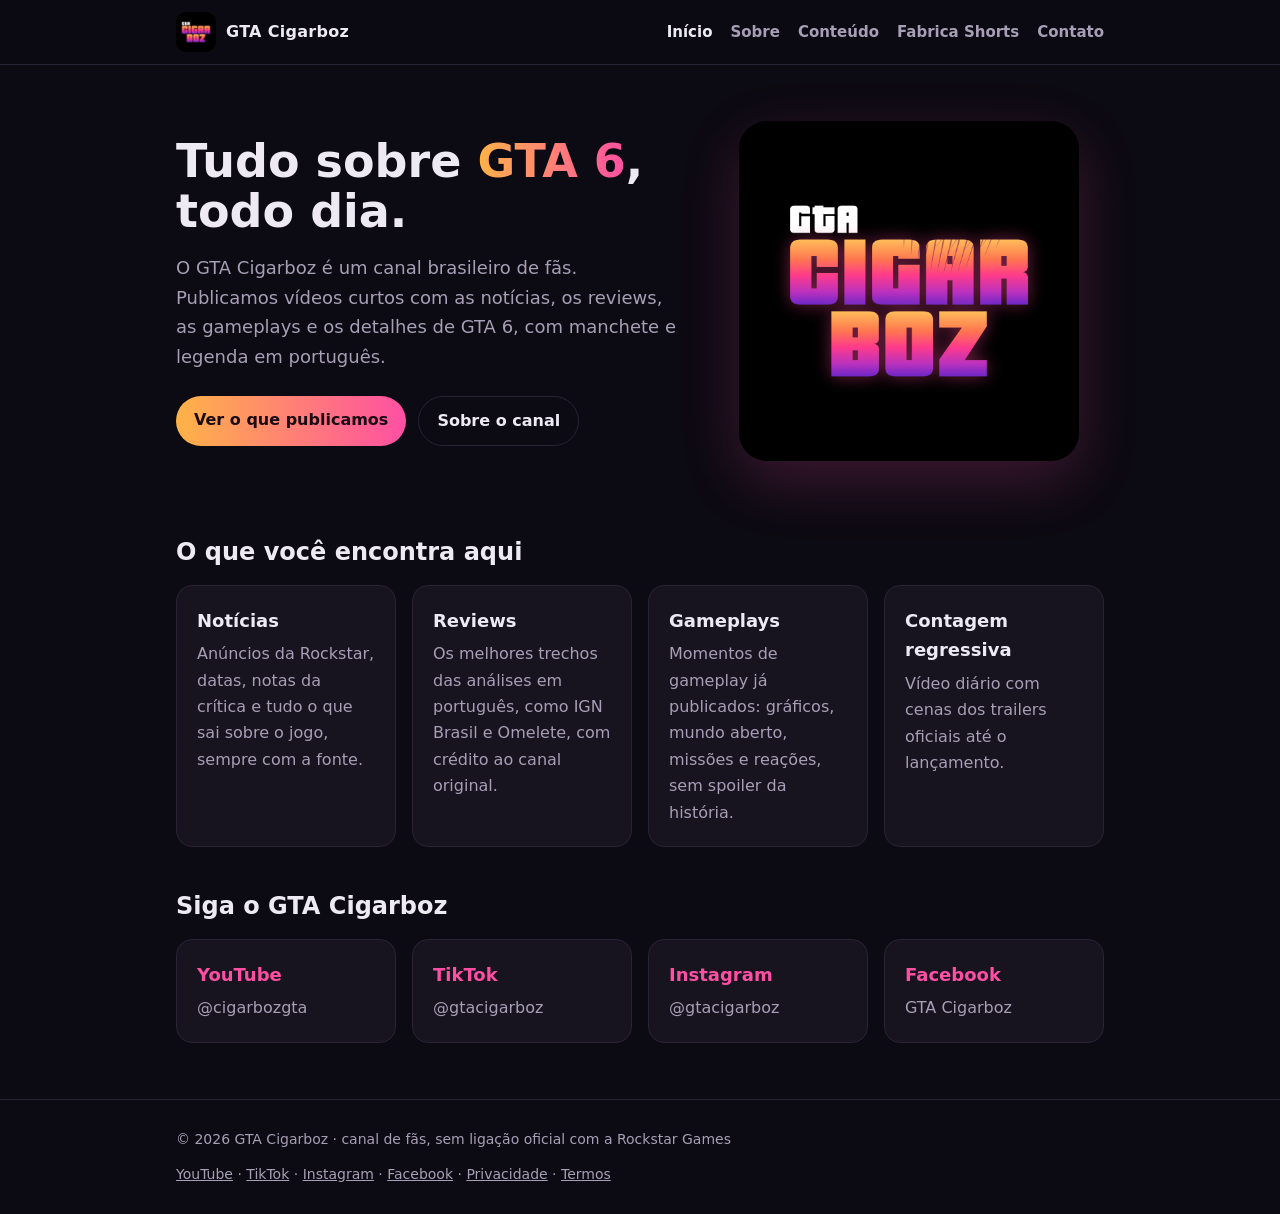
<file: index.html>
<!doctype html>
<html lang="pt-BR"><head><meta charset="utf-8">
<meta name="viewport" content="width=device-width,initial-scale=1">
<title>Notícias, cortes e análises de GTA 6 | GTA Cigarboz</title>
<meta name="description" content="GTA Cigarboz: canal brasileiro de fãs com notícias, cortes, reviews e gameplays de GTA 6 todos os dias.">
<link rel="icon" href="favicon.ico" sizes="any">
<link rel="icon" type="image/png" sizes="32x32" href="img/icon-32.png">
<link rel="apple-touch-icon" href="img/icon-180.png">
<meta property="og:title" content="Notícias, cortes e análises de GTA 6 | GTA Cigarboz"><meta property="og:description" content="GTA Cigarboz: canal brasileiro de fãs com notícias, cortes, reviews e gameplays de GTA 6 todos os dias.">
<meta property="og:image" content="https://gtacigarboz-coder.github.io/img/icon-512.png">
<link rel="stylesheet" href="style.css"></head>
<body>
<header><div class="w"><a class="marca" href="index.html"><img src="img/icon-180.png" alt="GTA Cigarboz">GTA Cigarboz</a><nav><a href="index.html" class=on>Início</a><a href="sobre.html">Sobre</a><a href="conteudo.html">Conteúdo</a><a href="fabrica-shorts.html">Fabrica Shorts</a><a href="contato.html">Contato</a></nav></div></header>
<main class="w">

<section class="hero"><div>
<h1>Tudo sobre <em>GTA 6</em>, todo dia.</h1>
<p class="lead">O GTA Cigarboz é um canal brasileiro de fãs. Publicamos vídeos curtos com as notícias, os reviews,
as gameplays e os detalhes de GTA 6, com manchete e legenda em português.</p>
<div class="bts"><a class="bt p" href="conteudo.html">Ver o que publicamos</a><a class="bt" href="sobre.html">Sobre o canal</a></div>
</div><img src="img/logo-1024.png" alt="Logo GTA Cigarboz" width="340" height="340"></section>

<h2>O que você encontra aqui</h2>
<div class="grid">
<div class="card"><h3>Notícias</h3><p>Anúncios da Rockstar, datas, notas da crítica e tudo o que sai sobre o jogo, sempre com a fonte.</p></div>
<div class="card"><h3>Reviews</h3><p>Os melhores trechos das análises em português, como IGN Brasil e Omelete, com crédito ao canal original.</p></div>
<div class="card"><h3>Gameplays</h3><p>Momentos de gameplay já publicados: gráficos, mundo aberto, missões e reações, sem spoiler da história.</p></div>
<div class="card"><h3>Contagem regressiva</h3><p>Vídeo diário com cenas dos trailers oficiais até o lançamento.</p></div>
</div>

<h2>Siga o GTA Cigarboz</h2>
<div class="grid"><a class="card" href="https://www.youtube.com/@cigarbozgta" rel="noopener" style="text-decoration:none"><h3>YouTube</h3><p>@cigarbozgta</p></a><a class="card" href="https://www.tiktok.com/@gtacigarboz" rel="noopener" style="text-decoration:none"><h3>TikTok</h3><p>@gtacigarboz</p></a><a class="card" href="https://www.instagram.com/gtacigarboz/" rel="noopener" style="text-decoration:none"><h3>Instagram</h3><p>@gtacigarboz</p></a><a class="card" href="https://www.facebook.com/1461701650352779" rel="noopener" style="text-decoration:none"><h3>Facebook</h3><p>GTA Cigarboz</p></a></div>

</main>
<footer><div class="w"><span>© 2026 GTA Cigarboz · canal de fãs, sem ligação oficial com a Rockstar Games</span>
<span><a href="https://www.youtube.com/@cigarbozgta" rel="noopener">YouTube</a> · <a href="https://www.tiktok.com/@gtacigarboz" rel="noopener">TikTok</a> · <a href="https://www.instagram.com/gtacigarboz/" rel="noopener">Instagram</a> · <a href="https://www.facebook.com/1461701650352779" rel="noopener">Facebook</a> · <a href="privacidade.html">Privacidade</a> · <a href="termos.html">Termos</a></span></div></footer>
</body></html>
</file>
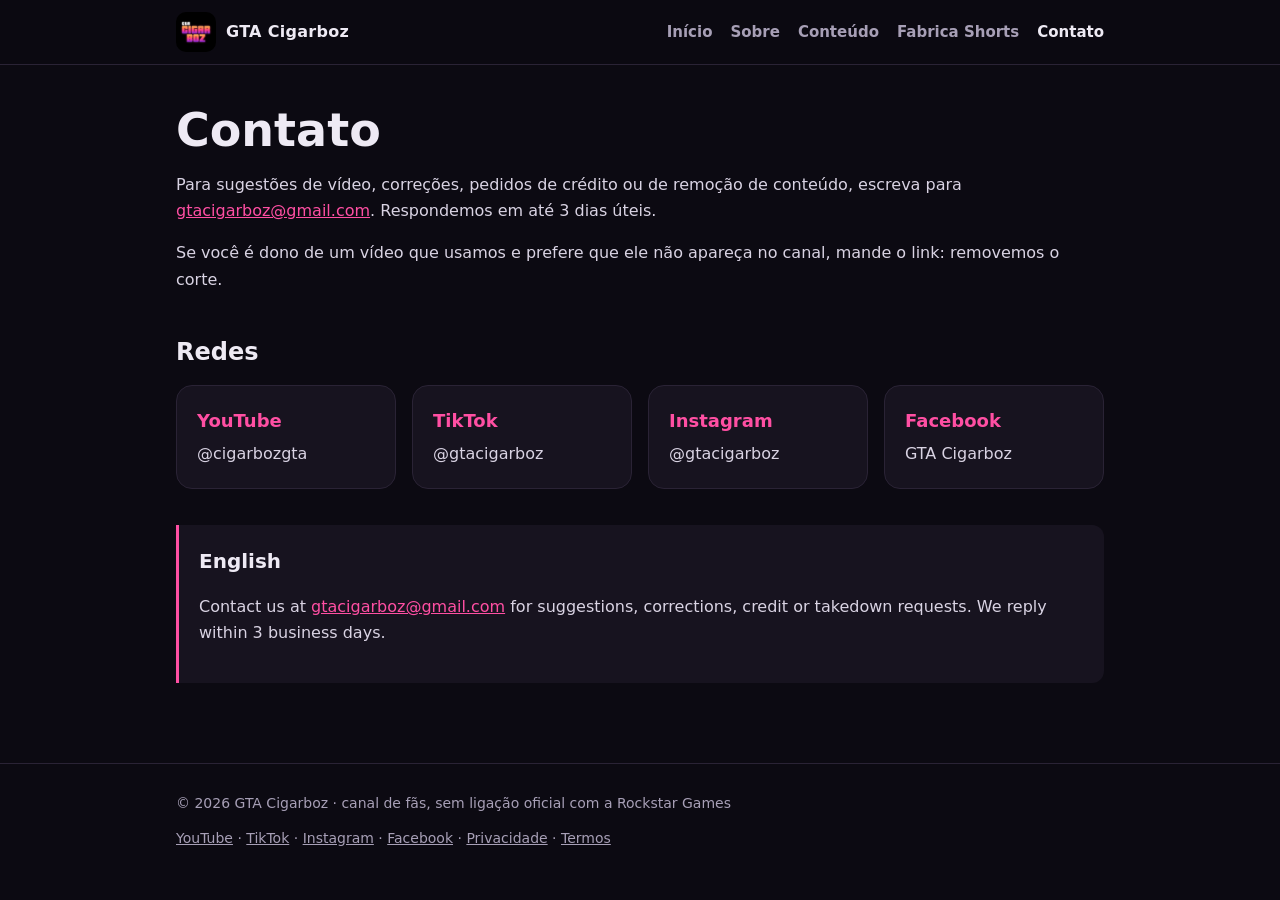
<file: contato.html>
<!doctype html>
<html lang="pt-BR"><head><meta charset="utf-8">
<meta name="viewport" content="width=device-width,initial-scale=1">
<title>Contato | GTA Cigarboz</title>
<meta name="description" content="Fale com o GTA Cigarboz.">
<link rel="icon" href="favicon.ico" sizes="any">
<link rel="icon" type="image/png" sizes="32x32" href="img/icon-32.png">
<link rel="apple-touch-icon" href="img/icon-180.png">
<meta property="og:title" content="Contato | GTA Cigarboz"><meta property="og:description" content="Fale com o GTA Cigarboz.">
<meta property="og:image" content="https://gtacigarboz-coder.github.io/img/icon-512.png">
<link rel="stylesheet" href="style.css"></head>
<body>
<header><div class="w"><a class="marca" href="index.html"><img src="img/icon-180.png" alt="GTA Cigarboz">GTA Cigarboz</a><nav><a href="index.html">Início</a><a href="sobre.html">Sobre</a><a href="conteudo.html">Conteúdo</a><a href="fabrica-shorts.html">Fabrica Shorts</a><a href="contato.html" class=on>Contato</a></nav></div></header>
<main class="w">

<section class="pg"><h1>Contato</h1>
<p>Para sugestões de vídeo, correções, pedidos de crédito ou de remoção de conteúdo, escreva para
<a href="mailto:gtacigarboz@gmail.com">gtacigarboz@gmail.com</a>. Respondemos em até 3 dias úteis.</p>
<p>Se você é dono de um vídeo que usamos e prefere que ele não apareça no canal, mande o link: removemos o corte.</p>
<h2>Redes</h2><div class="grid"><a class="card" href="https://www.youtube.com/@cigarbozgta" rel="noopener" style="text-decoration:none"><h3>YouTube</h3><p>@cigarbozgta</p></a><a class="card" href="https://www.tiktok.com/@gtacigarboz" rel="noopener" style="text-decoration:none"><h3>TikTok</h3><p>@gtacigarboz</p></a><a class="card" href="https://www.instagram.com/gtacigarboz/" rel="noopener" style="text-decoration:none"><h3>Instagram</h3><p>@gtacigarboz</p></a><a class="card" href="https://www.facebook.com/1461701650352779" rel="noopener" style="text-decoration:none"><h3>Facebook</h3><p>GTA Cigarboz</p></a></div>
<div class="en"><h2>English</h2><p>Contact us at <a href="mailto:gtacigarboz@gmail.com">gtacigarboz@gmail.com</a> for suggestions, corrections,
credit or takedown requests. We reply within 3 business days.</p></div>
</section>
</main>
<footer><div class="w"><span>© 2026 GTA Cigarboz · canal de fãs, sem ligação oficial com a Rockstar Games</span>
<span><a href="https://www.youtube.com/@cigarbozgta" rel="noopener">YouTube</a> · <a href="https://www.tiktok.com/@gtacigarboz" rel="noopener">TikTok</a> · <a href="https://www.instagram.com/gtacigarboz/" rel="noopener">Instagram</a> · <a href="https://www.facebook.com/1461701650352779" rel="noopener">Facebook</a> · <a href="privacidade.html">Privacidade</a> · <a href="termos.html">Termos</a></span></div></footer>
</body></html>
</file>
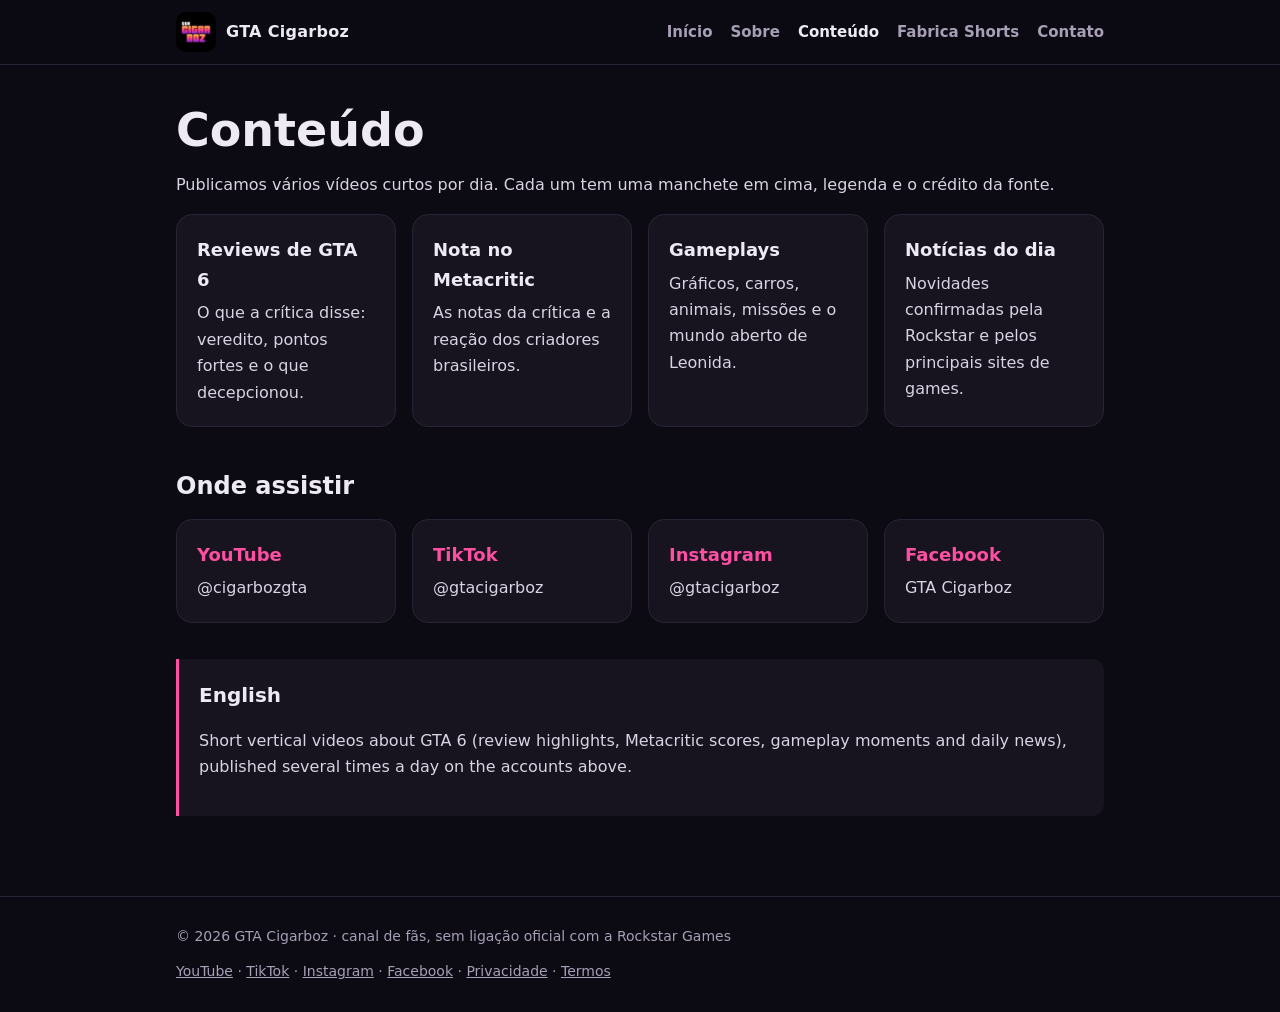
<file: conteudo.html>
<!doctype html>
<html lang="pt-BR"><head><meta charset="utf-8">
<meta name="viewport" content="width=device-width,initial-scale=1">
<title>Conteúdo | GTA Cigarboz</title>
<meta name="description" content="Tipos de vídeo e onde assistir aos vídeos do GTA Cigarboz.">
<link rel="icon" href="favicon.ico" sizes="any">
<link rel="icon" type="image/png" sizes="32x32" href="img/icon-32.png">
<link rel="apple-touch-icon" href="img/icon-180.png">
<meta property="og:title" content="Conteúdo | GTA Cigarboz"><meta property="og:description" content="Tipos de vídeo e onde assistir aos vídeos do GTA Cigarboz.">
<meta property="og:image" content="https://gtacigarboz-coder.github.io/img/icon-512.png">
<link rel="stylesheet" href="style.css"></head>
<body>
<header><div class="w"><a class="marca" href="index.html"><img src="img/icon-180.png" alt="GTA Cigarboz">GTA Cigarboz</a><nav><a href="index.html">Início</a><a href="sobre.html">Sobre</a><a href="conteudo.html" class=on>Conteúdo</a><a href="fabrica-shorts.html">Fabrica Shorts</a><a href="contato.html">Contato</a></nav></div></header>
<main class="w">

<section class="pg"><h1>Conteúdo</h1>
<p>Publicamos vários vídeos curtos por dia. Cada um tem uma manchete em cima, legenda e o crédito da fonte.</p>
<div class="grid">
<div class="card"><h3>Reviews de GTA 6</h3><p>O que a crítica disse: veredito, pontos fortes e o que decepcionou.</p></div>
<div class="card"><h3>Nota no Metacritic</h3><p>As notas da crítica e a reação dos criadores brasileiros.</p></div>
<div class="card"><h3>Gameplays</h3><p>Gráficos, carros, animais, missões e o mundo aberto de Leonida.</p></div>
<div class="card"><h3>Notícias do dia</h3><p>Novidades confirmadas pela Rockstar e pelos principais sites de games.</p></div>
</div>
<h2>Onde assistir</h2>
<div class="grid"><a class="card" href="https://www.youtube.com/@cigarbozgta" rel="noopener" style="text-decoration:none"><h3>YouTube</h3><p>@cigarbozgta</p></a><a class="card" href="https://www.tiktok.com/@gtacigarboz" rel="noopener" style="text-decoration:none"><h3>TikTok</h3><p>@gtacigarboz</p></a><a class="card" href="https://www.instagram.com/gtacigarboz/" rel="noopener" style="text-decoration:none"><h3>Instagram</h3><p>@gtacigarboz</p></a><a class="card" href="https://www.facebook.com/1461701650352779" rel="noopener" style="text-decoration:none"><h3>Facebook</h3><p>GTA Cigarboz</p></a></div>
<div class="en"><h2>English</h2><p>Short vertical videos about GTA 6 (review highlights, Metacritic scores, gameplay moments and daily news),
published several times a day on the accounts above.</p></div>
</section>
</main>
<footer><div class="w"><span>© 2026 GTA Cigarboz · canal de fãs, sem ligação oficial com a Rockstar Games</span>
<span><a href="https://www.youtube.com/@cigarbozgta" rel="noopener">YouTube</a> · <a href="https://www.tiktok.com/@gtacigarboz" rel="noopener">TikTok</a> · <a href="https://www.instagram.com/gtacigarboz/" rel="noopener">Instagram</a> · <a href="https://www.facebook.com/1461701650352779" rel="noopener">Facebook</a> · <a href="privacidade.html">Privacidade</a> · <a href="termos.html">Termos</a></span></div></footer>
</body></html>
</file>
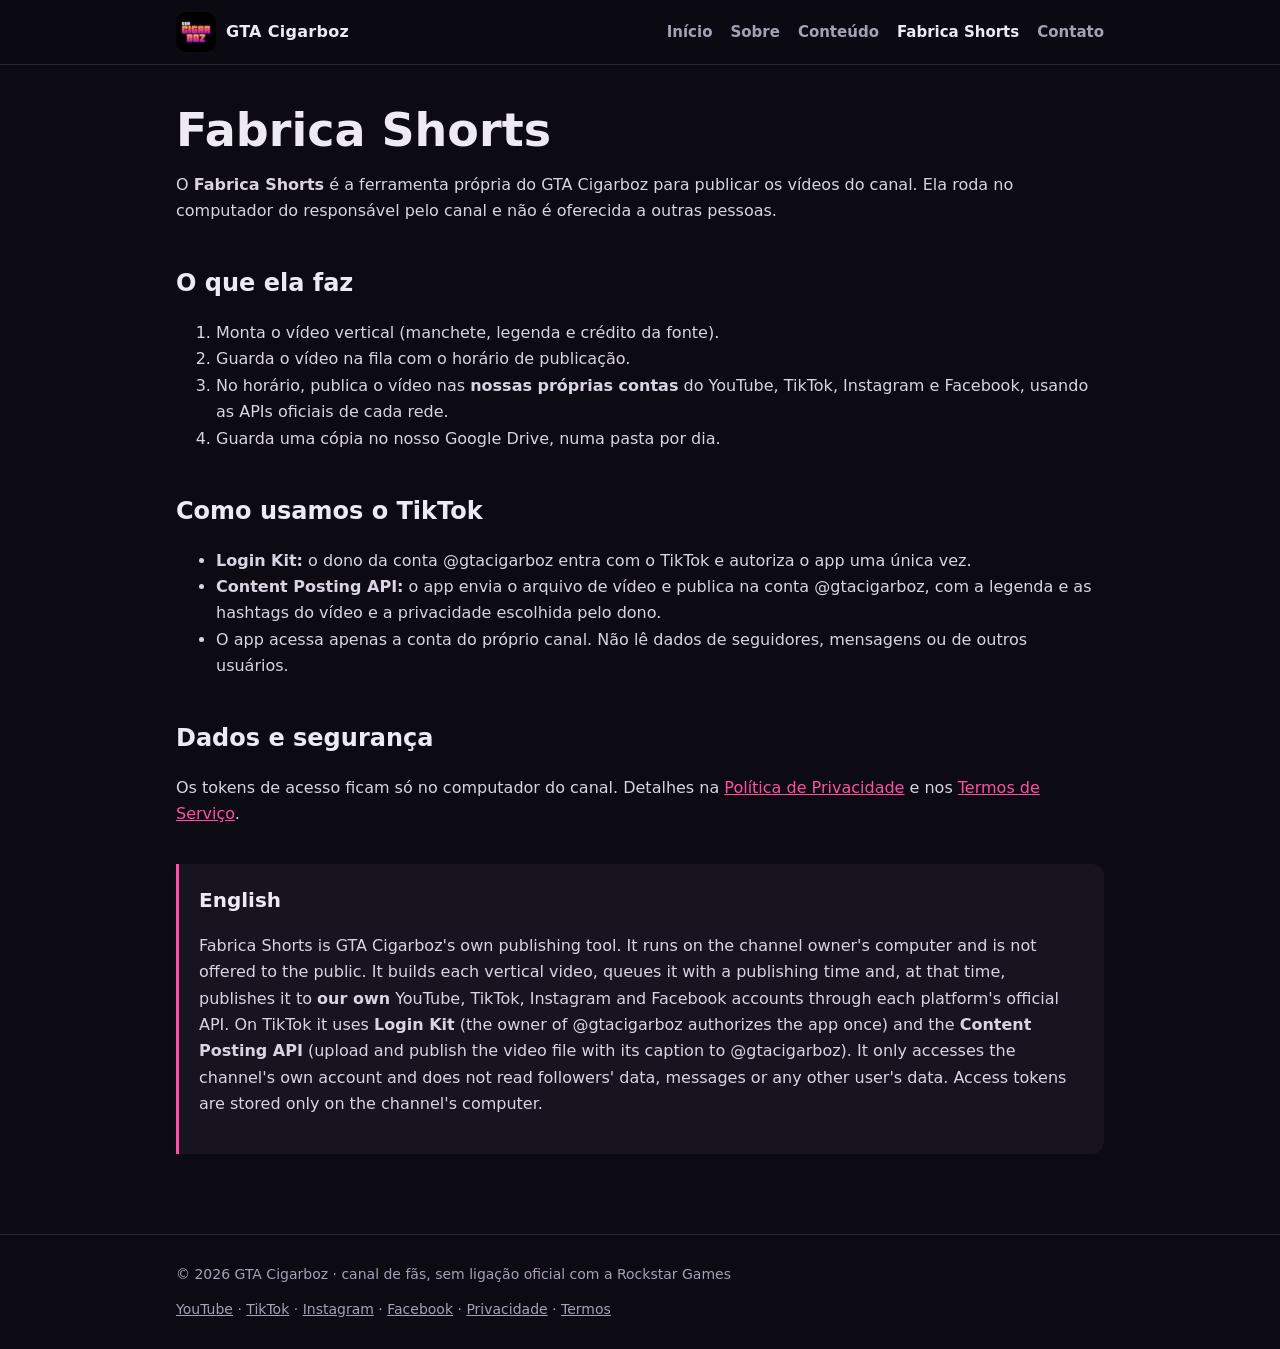
<file: fabrica-shorts.html>
<!doctype html>
<html lang="pt-BR"><head><meta charset="utf-8">
<meta name="viewport" content="width=device-width,initial-scale=1">
<title>Fabrica Shorts | GTA Cigarboz</title>
<meta name="description" content="Fabrica Shorts: a ferramenta do GTA Cigarboz que publica os vídeos do canal nas próprias contas.">
<link rel="icon" href="favicon.ico" sizes="any">
<link rel="icon" type="image/png" sizes="32x32" href="img/icon-32.png">
<link rel="apple-touch-icon" href="img/icon-180.png">
<meta property="og:title" content="Fabrica Shorts | GTA Cigarboz"><meta property="og:description" content="Fabrica Shorts: a ferramenta do GTA Cigarboz que publica os vídeos do canal nas próprias contas.">
<meta property="og:image" content="https://gtacigarboz-coder.github.io/img/icon-512.png">
<link rel="stylesheet" href="style.css"></head>
<body>
<header><div class="w"><a class="marca" href="index.html"><img src="img/icon-180.png" alt="GTA Cigarboz">GTA Cigarboz</a><nav><a href="index.html">Início</a><a href="sobre.html">Sobre</a><a href="conteudo.html">Conteúdo</a><a href="fabrica-shorts.html" class=on>Fabrica Shorts</a><a href="contato.html">Contato</a></nav></div></header>
<main class="w">

<section class="pg"><h1>Fabrica Shorts</h1>
<p>O <b>Fabrica Shorts</b> é a ferramenta própria do GTA Cigarboz para publicar os vídeos do canal. Ela roda no
computador do responsável pelo canal e não é oferecida a outras pessoas.</p>
<h2>O que ela faz</h2>
<ol>
<li>Monta o vídeo vertical (manchete, legenda e crédito da fonte).</li>
<li>Guarda o vídeo na fila com o horário de publicação.</li>
<li>No horário, publica o vídeo nas <b>nossas próprias contas</b> do YouTube, TikTok, Instagram e Facebook, usando as APIs oficiais de cada rede.</li>
<li>Guarda uma cópia no nosso Google Drive, numa pasta por dia.</li>
</ol>
<h2>Como usamos o TikTok</h2>
<ul>
<li><b>Login Kit:</b> o dono da conta @gtacigarboz entra com o TikTok e autoriza o app uma única vez.</li>
<li><b>Content Posting API:</b> o app envia o arquivo de vídeo e publica na conta @gtacigarboz, com a legenda e as hashtags do vídeo e a privacidade escolhida pelo dono.</li>
<li>O app acessa apenas a conta do próprio canal. Não lê dados de seguidores, mensagens ou de outros usuários.</li>
</ul>
<h2>Dados e segurança</h2>
<p>Os tokens de acesso ficam só no computador do canal. Detalhes na <a href="privacidade.html">Política de Privacidade</a>
e nos <a href="termos.html">Termos de Serviço</a>.</p>
<div class="en"><h2>English</h2><p>Fabrica Shorts is GTA Cigarboz's own publishing tool. It runs on the channel owner's computer and is not
offered to the public. It builds each vertical video, queues it with a publishing time and, at that time, publishes it to
<b>our own</b> YouTube, TikTok, Instagram and Facebook accounts through each platform's official API.
On TikTok it uses <b>Login Kit</b> (the owner of @gtacigarboz authorizes the app once) and the <b>Content Posting API</b>
(upload and publish the video file with its caption to @gtacigarboz). It only accesses the channel's own account and
does not read followers' data, messages or any other user's data. Access tokens are stored only on the channel's computer.</p></div>
</section>
</main>
<footer><div class="w"><span>© 2026 GTA Cigarboz · canal de fãs, sem ligação oficial com a Rockstar Games</span>
<span><a href="https://www.youtube.com/@cigarbozgta" rel="noopener">YouTube</a> · <a href="https://www.tiktok.com/@gtacigarboz" rel="noopener">TikTok</a> · <a href="https://www.instagram.com/gtacigarboz/" rel="noopener">Instagram</a> · <a href="https://www.facebook.com/1461701650352779" rel="noopener">Facebook</a> · <a href="privacidade.html">Privacidade</a> · <a href="termos.html">Termos</a></span></div></footer>
</body></html>
</file>
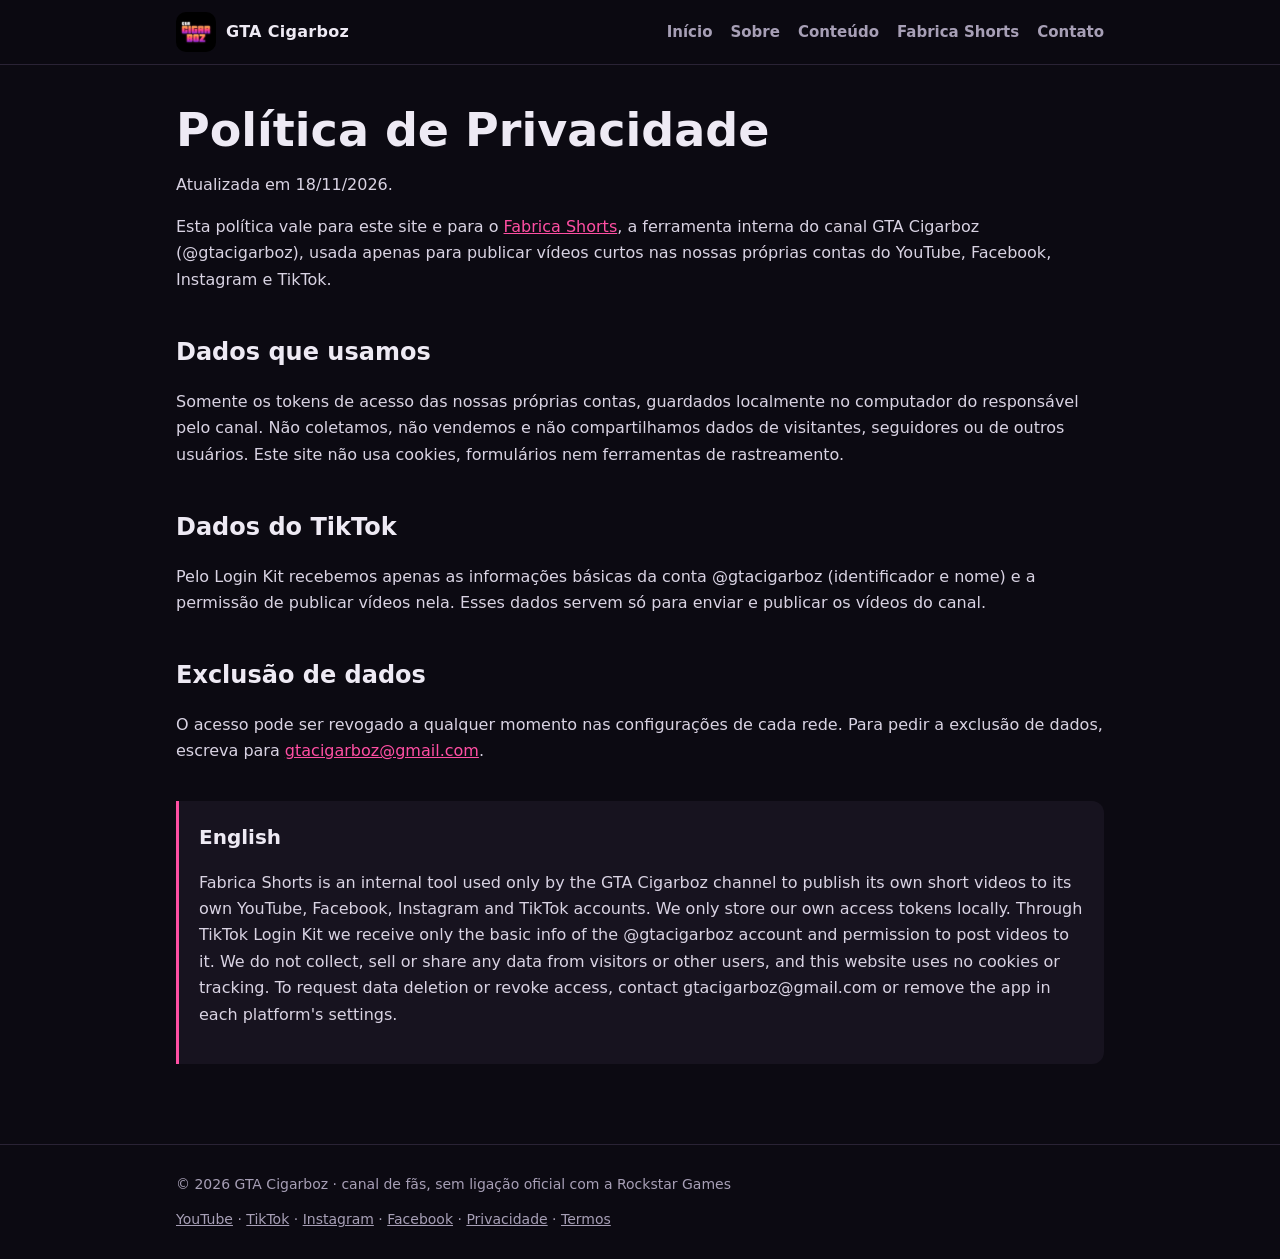
<file: privacidade.html>
<!doctype html>
<html lang="pt-BR"><head><meta charset="utf-8">
<meta name="viewport" content="width=device-width,initial-scale=1">
<title>Política de Privacidade | GTA Cigarboz</title>
<meta name="description" content="Política de Privacidade do GTA Cigarboz e do Fabrica Shorts.">
<link rel="icon" href="favicon.ico" sizes="any">
<link rel="icon" type="image/png" sizes="32x32" href="img/icon-32.png">
<link rel="apple-touch-icon" href="img/icon-180.png">
<meta property="og:title" content="Política de Privacidade | GTA Cigarboz"><meta property="og:description" content="Política de Privacidade do GTA Cigarboz e do Fabrica Shorts.">
<meta property="og:image" content="https://gtacigarboz-coder.github.io/img/icon-512.png">
<link rel="stylesheet" href="style.css"></head>
<body>
<header><div class="w"><a class="marca" href="index.html"><img src="img/icon-180.png" alt="GTA Cigarboz">GTA Cigarboz</a><nav><a href="index.html">Início</a><a href="sobre.html">Sobre</a><a href="conteudo.html">Conteúdo</a><a href="fabrica-shorts.html">Fabrica Shorts</a><a href="contato.html">Contato</a></nav></div></header>
<main class="w">

<section class="pg"><h1>Política de Privacidade</h1><p>Atualizada em 18/11/2026.</p>
<p>Esta política vale para este site e para o <a href="fabrica-shorts.html">Fabrica Shorts</a>, a ferramenta interna do canal
GTA Cigarboz (@gtacigarboz), usada apenas para publicar vídeos curtos nas nossas próprias contas do YouTube, Facebook,
Instagram e TikTok.</p>
<h2>Dados que usamos</h2>
<p>Somente os tokens de acesso das nossas próprias contas, guardados localmente no computador do responsável pelo canal.
Não coletamos, não vendemos e não compartilhamos dados de visitantes, seguidores ou de outros usuários.
Este site não usa cookies, formulários nem ferramentas de rastreamento.</p>
<h2>Dados do TikTok</h2>
<p>Pelo Login Kit recebemos apenas as informações básicas da conta @gtacigarboz (identificador e nome) e a permissão de
publicar vídeos nela. Esses dados servem só para enviar e publicar os vídeos do canal.</p>
<h2>Exclusão de dados</h2>
<p>O acesso pode ser revogado a qualquer momento nas configurações de cada rede. Para pedir a exclusão de dados, escreva
para <a href="mailto:gtacigarboz@gmail.com">gtacigarboz@gmail.com</a>.</p>
<div class="en"><h2>English</h2><p>Fabrica Shorts is an internal tool used only by the GTA Cigarboz channel to publish its own short
videos to its own YouTube, Facebook, Instagram and TikTok accounts. We only store our own access tokens locally. Through
TikTok Login Kit we receive only the basic info of the @gtacigarboz account and permission to post videos to it. We do not
collect, sell or share any data from visitors or other users, and this website uses no cookies or tracking. To request
data deletion or revoke access, contact gtacigarboz@gmail.com or remove the app in each platform's settings.</p></div>
</section>
</main>
<footer><div class="w"><span>© 2026 GTA Cigarboz · canal de fãs, sem ligação oficial com a Rockstar Games</span>
<span><a href="https://www.youtube.com/@cigarbozgta" rel="noopener">YouTube</a> · <a href="https://www.tiktok.com/@gtacigarboz" rel="noopener">TikTok</a> · <a href="https://www.instagram.com/gtacigarboz/" rel="noopener">Instagram</a> · <a href="https://www.facebook.com/1461701650352779" rel="noopener">Facebook</a> · <a href="privacidade.html">Privacidade</a> · <a href="termos.html">Termos</a></span></div></footer>
</body></html>
</file>
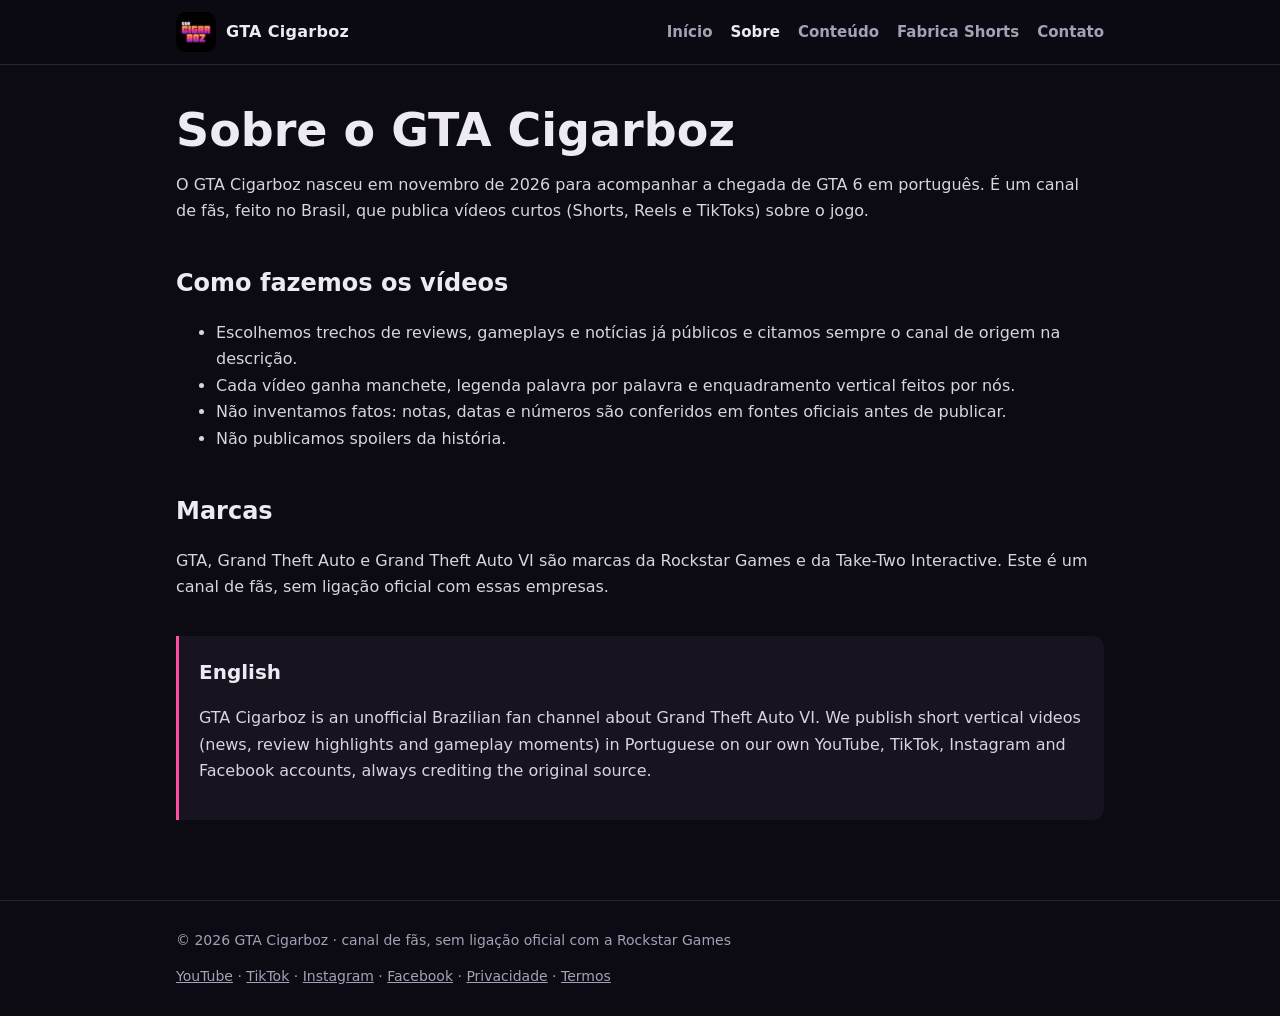
<file: sobre.html>
<!doctype html>
<html lang="pt-BR"><head><meta charset="utf-8">
<meta name="viewport" content="width=device-width,initial-scale=1">
<title>Sobre o canal | GTA Cigarboz</title>
<meta name="description" content="Quem somos e como o GTA Cigarboz produz os vídeos.">
<link rel="icon" href="favicon.ico" sizes="any">
<link rel="icon" type="image/png" sizes="32x32" href="img/icon-32.png">
<link rel="apple-touch-icon" href="img/icon-180.png">
<meta property="og:title" content="Sobre o canal | GTA Cigarboz"><meta property="og:description" content="Quem somos e como o GTA Cigarboz produz os vídeos.">
<meta property="og:image" content="https://gtacigarboz-coder.github.io/img/icon-512.png">
<link rel="stylesheet" href="style.css"></head>
<body>
<header><div class="w"><a class="marca" href="index.html"><img src="img/icon-180.png" alt="GTA Cigarboz">GTA Cigarboz</a><nav><a href="index.html">Início</a><a href="sobre.html" class=on>Sobre</a><a href="conteudo.html">Conteúdo</a><a href="fabrica-shorts.html">Fabrica Shorts</a><a href="contato.html">Contato</a></nav></div></header>
<main class="w">

<section class="pg"><h1>Sobre o GTA Cigarboz</h1>
<p>O GTA Cigarboz nasceu em novembro de 2026 para acompanhar a chegada de GTA 6 em português. É um canal de fãs,
feito no Brasil, que publica vídeos curtos (Shorts, Reels e TikToks) sobre o jogo.</p>
<h2>Como fazemos os vídeos</h2>
<ul>
<li>Escolhemos trechos de reviews, gameplays e notícias já públicos e citamos sempre o canal de origem na descrição.</li>
<li>Cada vídeo ganha manchete, legenda palavra por palavra e enquadramento vertical feitos por nós.</li>
<li>Não inventamos fatos: notas, datas e números são conferidos em fontes oficiais antes de publicar.</li>
<li>Não publicamos spoilers da história.</li>
</ul>
<h2>Marcas</h2>
<p>GTA, Grand Theft Auto e Grand Theft Auto VI são marcas da Rockstar Games e da Take-Two Interactive.
Este é um canal de fãs, sem ligação oficial com essas empresas.</p>
<div class="en"><h2>English</h2><p>GTA Cigarboz is an unofficial Brazilian fan channel about Grand Theft Auto VI. We publish short
vertical videos (news, review highlights and gameplay moments) in Portuguese on our own YouTube, TikTok, Instagram and
Facebook accounts, always crediting the original source.</p></div>
</section>
</main>
<footer><div class="w"><span>© 2026 GTA Cigarboz · canal de fãs, sem ligação oficial com a Rockstar Games</span>
<span><a href="https://www.youtube.com/@cigarbozgta" rel="noopener">YouTube</a> · <a href="https://www.tiktok.com/@gtacigarboz" rel="noopener">TikTok</a> · <a href="https://www.instagram.com/gtacigarboz/" rel="noopener">Instagram</a> · <a href="https://www.facebook.com/1461701650352779" rel="noopener">Facebook</a> · <a href="privacidade.html">Privacidade</a> · <a href="termos.html">Termos</a></span></div></footer>
</body></html>
</file>
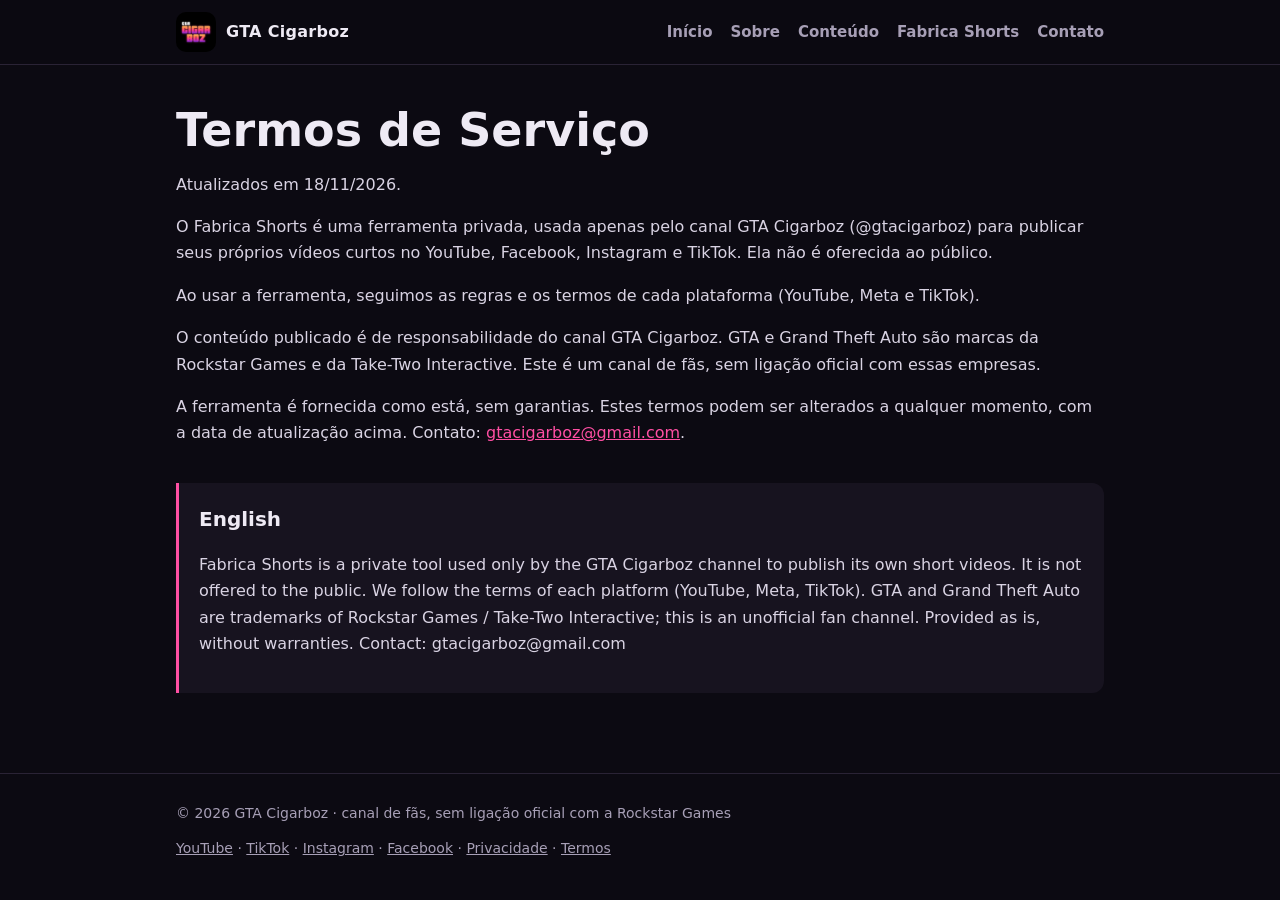
<file: termos.html>
<!doctype html>
<html lang="pt-BR"><head><meta charset="utf-8">
<meta name="viewport" content="width=device-width,initial-scale=1">
<title>Termos de Serviço | GTA Cigarboz</title>
<meta name="description" content="Termos de Serviço do GTA Cigarboz e do Fabrica Shorts.">
<link rel="icon" href="favicon.ico" sizes="any">
<link rel="icon" type="image/png" sizes="32x32" href="img/icon-32.png">
<link rel="apple-touch-icon" href="img/icon-180.png">
<meta property="og:title" content="Termos de Serviço | GTA Cigarboz"><meta property="og:description" content="Termos de Serviço do GTA Cigarboz e do Fabrica Shorts.">
<meta property="og:image" content="https://gtacigarboz-coder.github.io/img/icon-512.png">
<link rel="stylesheet" href="style.css"></head>
<body>
<header><div class="w"><a class="marca" href="index.html"><img src="img/icon-180.png" alt="GTA Cigarboz">GTA Cigarboz</a><nav><a href="index.html">Início</a><a href="sobre.html">Sobre</a><a href="conteudo.html">Conteúdo</a><a href="fabrica-shorts.html">Fabrica Shorts</a><a href="contato.html">Contato</a></nav></div></header>
<main class="w">

<section class="pg"><h1>Termos de Serviço</h1><p>Atualizados em 18/11/2026.</p>
<p>O Fabrica Shorts é uma ferramenta privada, usada apenas pelo canal GTA Cigarboz (@gtacigarboz) para publicar seus
próprios vídeos curtos no YouTube, Facebook, Instagram e TikTok. Ela não é oferecida ao público.</p>
<p>Ao usar a ferramenta, seguimos as regras e os termos de cada plataforma (YouTube, Meta e TikTok).</p>
<p>O conteúdo publicado é de responsabilidade do canal GTA Cigarboz. GTA e Grand Theft Auto são marcas da Rockstar Games
e da Take-Two Interactive. Este é um canal de fãs, sem ligação oficial com essas empresas.</p>
<p>A ferramenta é fornecida como está, sem garantias. Estes termos podem ser alterados a qualquer momento, com a data de
atualização acima. Contato: <a href="mailto:gtacigarboz@gmail.com">gtacigarboz@gmail.com</a>.</p>
<div class="en"><h2>English</h2><p>Fabrica Shorts is a private tool used only by the GTA Cigarboz channel to publish its own short videos.
It is not offered to the public. We follow the terms of each platform (YouTube, Meta, TikTok). GTA and Grand Theft Auto are
trademarks of Rockstar Games / Take-Two Interactive; this is an unofficial fan channel. Provided as is, without warranties.
Contact: gtacigarboz@gmail.com</p></div>
</section>
</main>
<footer><div class="w"><span>© 2026 GTA Cigarboz · canal de fãs, sem ligação oficial com a Rockstar Games</span>
<span><a href="https://www.youtube.com/@cigarbozgta" rel="noopener">YouTube</a> · <a href="https://www.tiktok.com/@gtacigarboz" rel="noopener">TikTok</a> · <a href="https://www.instagram.com/gtacigarboz/" rel="noopener">Instagram</a> · <a href="https://www.facebook.com/1461701650352779" rel="noopener">Facebook</a> · <a href="privacidade.html">Privacidade</a> · <a href="termos.html">Termos</a></span></div></footer>
</body></html>
</file>
<file: style.css>
:root{--bg:#0c0a12;--card:#17131f;--line:#2a2335;--txt:#eeeaf4;--mut:#a79fb6;--a:#ff4fa3;--b:#ffb347}
*{box-sizing:border-box}html{-webkit-text-size-adjust:100%}
body{margin:0;background:var(--bg);color:var(--txt);font:16px/1.65 system-ui,-apple-system,Segoe UI,Roboto,sans-serif}
a{color:var(--a)}a:hover{color:var(--b)}
.w{max-width:960px;margin:0 auto;padding:0 16px}
header{border-bottom:1px solid var(--line);background:#0c0a12ee;position:sticky;top:0;backdrop-filter:blur(6px);z-index:2}
header .w{display:flex;align-items:center;gap:16px;min-height:64px;flex-wrap:wrap;padding-top:8px;padding-bottom:8px}
.marca{display:flex;align-items:center;gap:10px;color:var(--txt);text-decoration:none;font-weight:800;letter-spacing:.3px}
.marca img{width:40px;height:40px;border-radius:10px}
nav{display:flex;gap:4px 18px;flex-wrap:wrap;margin-left:auto}
nav a{color:var(--mut);text-decoration:none;font-weight:600;font-size:15px}nav a.on,nav a:hover{color:var(--txt)}
.hero{padding:56px 0 32px;display:grid;grid-template-columns:1.3fr 1fr;gap:32px;align-items:center}
.hero img{width:100%;max-width:340px;justify-self:center;border-radius:28px;box-shadow:0 20px 60px #ff4fa333}
h1{font-size:clamp(30px,5vw,46px);line-height:1.1;margin:0 0 16px}
h1 em{font-style:normal;background:linear-gradient(90deg,var(--b),var(--a));-webkit-background-clip:text;background-clip:text;color:transparent}
h2{font-size:24px;margin:40px 0 12px}h3{margin:0 0 6px;font-size:18px}
.lead{font-size:18px;color:var(--mut);margin:0 0 24px}
.bts{display:flex;gap:12px;flex-wrap:wrap}
.bt{display:inline-block;padding:11px 18px;border-radius:999px;font-weight:700;text-decoration:none;border:1px solid var(--line);color:var(--txt)}
.bt.p{background:linear-gradient(90deg,var(--b),var(--a));color:#1b0b14;border:0}
.grid{display:grid;grid-template-columns:repeat(auto-fit,minmax(220px,1fr));gap:16px}
.card{background:var(--card);border:1px solid var(--line);border-radius:16px;padding:20px}
.card p{margin:0;color:var(--mut)}
.pg{padding:40px 0 24px}.pg p,.pg li{color:#d9d3e3}
.en{margin-top:36px;padding:20px;border-left:3px solid var(--a);background:var(--card);border-radius:0 12px 12px 0}
.en h2{margin-top:0;font-size:20px}
footer{border-top:1px solid var(--line);margin-top:56px;padding:28px 0;color:var(--mut);font-size:14px}
footer .w{display:flex;gap:12px 24px;flex-wrap:wrap;justify-content:space-between}
footer a{color:var(--mut)}
@media(max-width:720px){.hero{grid-template-columns:1fr;padding-top:32px}.hero img{max-width:220px;grid-row:1}nav{margin-left:0}}
</file>
